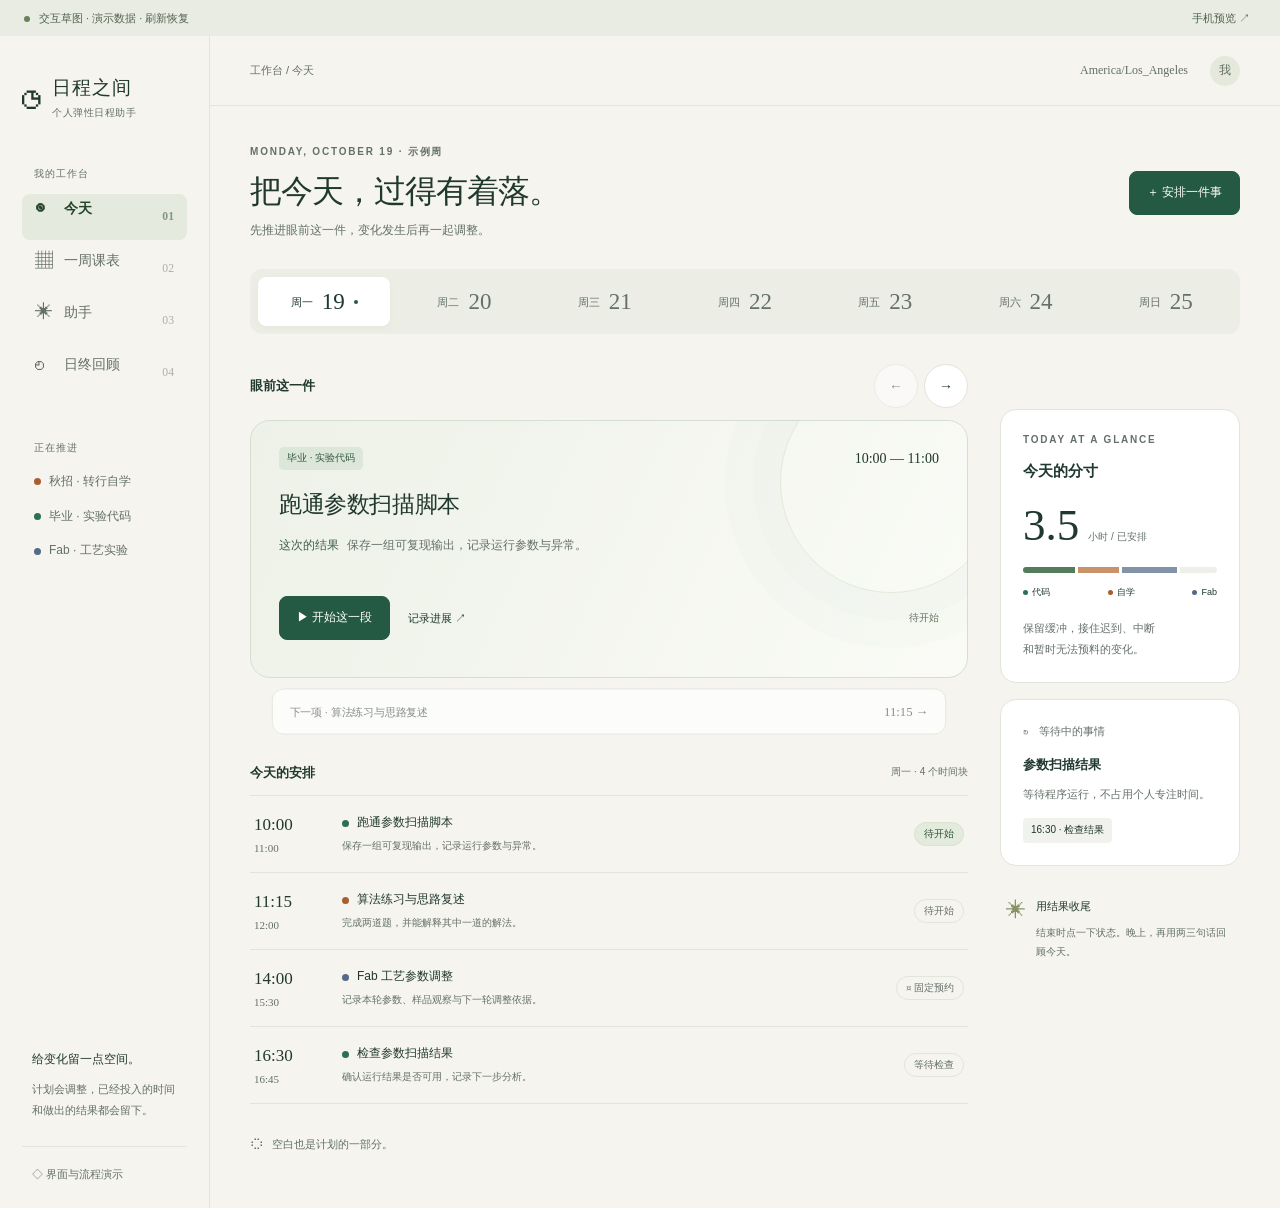
<file: prototype/index.html>
<!doctype html>
<html lang="zh-CN">
<head>
  <meta charset="utf-8">
  <meta name="viewport" content="width=device-width, initial-scale=1">
  <meta name="color-scheme" content="light">
  <title>个人弹性日程助手 · 页面草图</title>
  <link rel="icon" href="data:image/svg+xml,%3Csvg xmlns='http://www.w3.org/2000/svg' viewBox='0 0 40 40'%3E%3Crect width='40' height='40' rx='10' fill='%23245a43'/%3E%3Ctext x='7' y='30' font-size='30' fill='white'%3E◷%3C/text%3E%3C/svg%3E">
  <link rel="stylesheet" href="styles.css">
  <script src="app.js" defer></script>
</head>
<body>
  <div class="prototype-bar"><span><i></i> 交互草图 · 演示数据 · 刷新恢复</span><button id="device-toggle" aria-pressed="false">手机预览 ↗</button></div>
  <div class="app-shell" id="app-shell">
    <aside class="sidebar">
      <a class="brand" href="#today"><span class="brand-mark">◷</span><span>日程之间<small>个人弹性日程助手</small></span></a>
      <div class="nav-caption">我的工作台</div>
      <nav class="main-nav" aria-label="主导航">
        <button data-page="today" class="active"><span>◉</span> 今天 <small>01</small></button>
        <button data-page="week"><span>▦</span> 一周课表 <small>02</small></button>
        <button data-page="assistant"><span>✳</span> 助手 <small>03</small></button>
        <button data-page="review"><span>◴</span> 日终回顾 <small>04</small></button>
      </nav>
      <div class="sidebar-projects"><div class="nav-caption">正在推进</div><p><i class="dot learn"></i>秋招 · 转行自学</p><p><i class="dot code"></i>毕业 · 实验代码</p><p><i class="dot fab"></i>Fab · 工艺实验</p></div>
      <div class="sidebar-note"><span>给变化留一点空间。</span><p>计划会调整，已经投入的时间<br>和做出的结果都会留下。</p></div>
      <div class="demo-indicator">◇ 界面与流程演示</div>
    </aside>
    <div class="workspace">
      <header class="topbar"><span id="breadcrumb">工作台 / 今天</span><span class="topbar-right"><span class="timezone">America/Los_Angeles</span><span class="avatar">我</span></span></header>
      <main>
        <section id="page-today" class="page active" aria-labelledby="today-title">
          <div class="page-heading"><div><div class="eyebrow">MONDAY, OCTOBER 19 · 示例周</div><h1 id="today-title">把今天，过得有着落。</h1><p>先推进眼前这一件，变化发生后再一起调整。</p></div><button class="button dark" data-action="new">＋ 安排一件事</button></div>
          <div class="day-strip" id="day-strip" aria-label="选择日期"></div>
          <div class="today-layout">
            <div class="today-main">
              <div class="section-label"><h2>眼前这一件</h2><div class="carousel-controls"><button id="previous-card" aria-label="上一项">←</button><button id="next-card" aria-label="下一项">→</button></div></div>
              <div id="carousel" class="carousel" aria-label="当前安排卡片"></div>
              <div class="section-label timeline-label"><h2>今天的安排</h2><span id="day-count" class="muted"></span></div>
              <div id="timeline" class="timeline"></div>
              <div class="day-end"><span>◌</span> 空白也是计划的一部分。</div>
            </div>
            <aside class="right-rail">
              <section class="rail-panel"><div class="eyebrow">TODAY AT A GLANCE</div><h2>今天的分寸</h2><div class="time-total"><span id="planned-total">3.5</span><small>小时 / 已安排</small></div><div class="budget-bar"><i></i><i></i><i></i><i></i></div><div class="legend"><span><i class="dot code"></i>代码</span><span><i class="dot learn"></i>自学</span><span><i class="dot fab"></i>Fab</span></div><p>保留缓冲，接住迟到、中断<br>和暂时无法预料的变化。</p></section>
              <section class="rail-panel waiting-panel"><div class="panel-kicker"><span>↻</span> 等待中的事情</div><h3>参数扫描结果</h3><p>等待程序运行，不占用个人专注时间。</p><span class="small-pill">16:30 · 检查结果</span></section>
              <section class="gentle-note"><span>✳</span><div><strong>用结果收尾</strong><p>结束时点一下状态。晚上，再用两三句话回顾今天。</p></div></section>
            </aside>
          </div>
        </section>
        <section id="page-week" class="page" aria-labelledby="week-title" hidden>
          <div class="page-heading"><div><div class="eyebrow">A LITTLE STRUCTURE, A LITTLE ROOM</div><h1 id="week-title">一周，有安排也有留白。</h1><p>10 月 19 日 — 25 日 · 点击时间块查看交付标准。</p></div><button class="button dark" data-action="new">＋ 安排一件事</button></div>
          <div class="week-legend"><span><i class="dot code"></i>毕业代码</span><span><i class="dot learn"></i>秋招自学</span><span><i class="dot fab"></i>Fab</span><span>⌑ 固定预约</span></div>
          <div id="week-day-strip" class="day-strip mobile-only" aria-label="课表日期"></div>
          <div id="week-grid" class="week-grid"></div>
          <p class="footnote">示例课表 · 12:00—13:30 为保护时段；Fab 预约保持固定。拖动改期将在正式客户端中实现。</p>
        </section>
        <section id="page-assistant" class="page" aria-labelledby="assistant-title" hidden>
          <div class="page-heading"><div><div class="eyebrow">LET'S MAKE ROOM</div><h1 id="assistant-title">把变化，告诉我。</h1><p>说清发生了什么，下一步的安排可以一起商量。</p></div></div>
          <div class="assistant-layout"><section class="chat-panel"><div class="chat-status">✳ 交互示例 · 尚未连接模型 API</div><div id="messages" class="messages" aria-live="polite"><div class="message assistant-message">你可以安排一件事，也可以说说哪里卡住了。<br><br>先试试下面这条示例消息，看看调整预览。</div></div><button id="example-message" class="example-message">试一条：「实验代码还需要 30 分钟」 ↗</button><form id="chat-form"><label class="sr-only" for="chat-input">给助手的消息</label><textarea id="chat-input" rows="2" placeholder="告诉助手你的目标或变化…"></textarea><button class="button dark" type="submit">发送 ↑</button></form><p class="footnote">本页只演示对话和提案流程，不发送网络请求。</p></section><aside class="assistant-note"><span class="large-star">✳</span><h2>理解你的话，<br>也尊重你的安排。</h2><p>建议先展示，再确认。<br>固定预约和保护时段会被保留。</p><p>已经投入的时间与结果，<br>不会因为改计划而消失。</p></aside></div>
        </section>
        <section id="page-review" class="page" aria-labelledby="review-title" hidden>
          <div class="page-heading"><div><div class="eyebrow">CLOSE THE DAY GENTLY</div><h1 id="review-title">让今天，有个收尾。</h1><p>两三句话就好，记录产出、卡点和接下来的一步。</p></div></div>
          <div class="review-layout"><section class="review-paper"><div class="paper-date"><span>19</span><div>OCTOBER 2026<br>星期一 · 演示日报</div></div><h2>今天留下了什么？</h2><div id="review-facts" class="review-facts"></div><label for="review-input">你的两三句话</label><textarea id="review-input" rows="5" placeholder="例如：算法完成两道题。实验代码仍在运行，明早看结果；Fab 已完成参数记录。"></textarea><button id="save-review" class="button dark">保留这段回顾</button><div id="review-output" class="review-output" hidden></div></section><aside class="assistant-note"><h2>关注具体的推进。</h2><p>计划时间、实际计时、自己报告的结果分别记录。</p><p>没有反馈的事项保持未确认。完整日报将在正式版本中保存到电脑。</p></aside></div>
        </section>
      </main>
      <nav class="bottom-nav" aria-label="手机导航"><button data-page="today" class="active">◉<span>今天</span></button><button data-page="week">▦<span>课表</span></button><button data-page="assistant">✳<span>助手</span></button><button data-page="review">◴<span>回顾</span></button></nav>
    </div>
  </div>
  <dialog id="feedback-dialog" aria-labelledby="feedback-title"><div class="dialog-heading"><span class="eyebrow">A SMALL CHECK-IN</span><button data-close aria-label="关闭">×</button></div><h2 id="feedback-title">这一段，进展如何？</h2><p id="feedback-task" class="muted"></p><form id="feedback-form"><fieldset><legend class="sr-only">任务结果</legend><div class="feedback-options"><label><input type="radio" name="feedback" value="done" required>完成了</label><label><input type="radio" name="feedback" value="partial">部分完成</label><label><input type="radio" name="feedback" value="waiting">等待结果</label><label><input type="radio" name="feedback" value="interrupted">被打断</label><label><input type="radio" name="feedback" value="not_started">尚未开始</label></div></fieldset><div id="remaining-field" hidden><label for="remaining">预计还需投入</label><select id="remaining"><option value="15">15 分钟</option><option value="30" selected>30 分钟</option><option value="60">60 分钟</option></select></div><div id="check-field" hidden><label for="check-time">下次检查时间</label><input id="check-time" type="time" value="16:30"></div><label for="outcome">结果或卡点 <span class="muted">· 可选，一句话</span></label><textarea id="outcome" rows="2" placeholder="留下产出、剩余工作或中断原因…"></textarea><button class="button dark full" type="submit">记录这一段</button></form></dialog>
  <dialog id="plan-dialog" aria-labelledby="plan-title"><div class="dialog-heading"><span class="eyebrow">A PLAN THAT CAN BEND</span><button data-close aria-label="关闭">×</button></div><h2 id="plan-title">给剩下的工作，找个位置。</h2><p class="muted">示例规则生成的预览；确认后更新演示课表。</p><div id="plan-changes"></div><div class="plan-assurance">⌑ 固定预约和 12:00—13:30 保护时段保留。</div><div class="dialog-actions"><button data-close class="button">先保持原样</button><button id="apply-plan" class="button dark">应用这次调整</button></div></dialog>
  <dialog id="task-dialog" aria-labelledby="task-title"><div class="dialog-heading"><span class="eyebrow">ONE THING AT A TIME</span><button data-close aria-label="关闭">×</button></div><h2 id="task-title"></h2><div id="task-detail"></div><button id="show-on-today" class="button dark full">在今日卡片中查看</button></dialog>
  <dialog id="new-dialog" aria-labelledby="new-title"><div class="dialog-heading"><span class="eyebrow">MAKE IT CONCRETE</span><button data-close aria-label="关闭">×</button></div><h2 id="new-title">安排一件有结果的事。</h2><form id="new-form"><label for="new-name">任务名称</label><input id="new-name" required maxlength="60" placeholder="这次具体要做什么？"><label for="new-goal">完成标准</label><textarea id="new-goal" required rows="2" maxlength="240" placeholder="完成后，会留下什么？"></textarea><div class="form-pair"><div><label for="new-day">日期</label><select id="new-day"></select></div><div><label for="new-project">项目</label><select id="new-project"><option value="code">毕业代码</option><option value="learn">秋招自学</option><option value="fab">Fab 工艺</option></select></div></div><div class="form-pair"><div><label for="new-start">开始</label><input id="new-start" type="time" value="17:00" required></div><div><label for="new-duration">投入时长</label><select id="new-duration"><option value="30">30 分钟</option><option value="45">45 分钟</option><option value="60">60 分钟</option></select></div></div><p id="new-error" class="form-error" role="alert"></p><button class="button dark full" type="submit">加入演示课表</button></form></dialog>
  <div id="toast" class="toast" role="status" aria-live="polite" hidden></div>
</body>
</html>
</file>
<file: prototype/styles.css>
:root{--paper:#f5f4ef;--ink:#20382e;--muted:#647068;--green:#245a43;--line:#e1e5dc;--learn:#a95e32;--fab:#536b88;--code:#2c7050;--serif:Georgia,"Times New Roman",serif}
*{box-sizing:border-box}body{margin:0;background:var(--paper);color:var(--ink);font:14px/1.65 "Microsoft YaHei UI","Microsoft YaHei",sans-serif}button,input,textarea,select{font:inherit}button,a,input,textarea,select{-webkit-tap-highlight-color:transparent}button{cursor:pointer;color:inherit}button:disabled{cursor:default;opacity:.5}button:focus-visible,a:focus-visible,input:focus-visible,textarea:focus-visible,select:focus-visible{outline:3px solid #9cba73;outline-offset:3px}button{border:0;background:none}a{color:inherit}h1,h2,h3,p{margin:0}h1{font-size:32px;font-weight:500;letter-spacing:-1px;line-height:1.4}h2{font-size:16px;font-weight:600}h3{font-size:15px}p{color:var(--muted)}[hidden]{display:none!important}.muted{color:var(--muted)}.eyebrow{font-size:10px;font-weight:600;letter-spacing:1.8px;color:var(--muted)}.sr-only{position:absolute;width:1px;height:1px;padding:0;margin:-1px;overflow:hidden;clip:rect(0,0,0,0);white-space:nowrap;border:0}
.prototype-bar{height:36px;background:#e9ece3;display:flex;align-items:center;justify-content:space-between;padding:0 24px;font-size:11px;color:#52644f}.prototype-bar i{display:inline-block;width:6px;height:6px;background:#6c8058;border-radius:50%;margin-right:6px}.prototype-bar button{font-size:11px;height:32px}.app-shell{display:grid;grid-template-columns:210px minmax(0,1fr);max-width:1680px;margin:auto;min-height:calc(100vh - 36px)}.sidebar{border-right:1px solid var(--line);padding:36px 22px 24px;display:flex;flex-direction:column}.brand{display:flex;gap:10px;text-decoration:none;align-items:center;font-size:19px;letter-spacing:1px}.brand small{display:block;font-size:10px;letter-spacing:.5px;color:var(--muted);margin-top:2px}.brand-mark{font-size:37px;font-family:var(--serif);font-weight:400;line-height:1}.nav-caption{font-size:10px;letter-spacing:1px;color:var(--muted);margin:44px 12px 12px}.main-nav{display:grid;gap:6px}.main-nav button{min-height:46px;text-align:left;border-radius:8px;padding:0 13px;color:var(--muted)}.main-nav button span{display:inline-block;width:25px;font-size:18px;vertical-align:middle}.main-nav button small{float:right;font-family:var(--serif);opacity:.5;line-height:46px}.main-nav button.active{background:#e4eadd;color:#25442e;font-weight:600}.sidebar-projects p{margin:15px 12px;font-size:12px}.dot{display:inline-block;vertical-align:middle;border-radius:50%;width:7px;height:7px;margin-right:8px}.dot.code{background:var(--code)}.dot.learn{background:var(--learn)}.dot.fab{background:var(--fab)}.sidebar-note{margin-top:auto;padding:60px 10px 26px}.sidebar-note span{font-size:12px}.sidebar-note p{font-size:11px;line-height:1.9;margin-top:9px}.demo-indicator{border-top:1px solid var(--line);padding:18px 10px 0;font-size:11px;color:var(--muted)}.workspace{min-width:0}.topbar{height:70px;display:flex;align-items:center;justify-content:space-between;padding:0 40px;border-bottom:1px solid var(--line);font-size:11px;color:var(--muted)}.topbar-right{display:flex;align-items:center;gap:22px}.timezone{font-family:var(--serif);font-size:12px}.avatar{background:#e4e9dc;border-radius:50%;width:30px;height:30px;display:grid;place-items:center;font-size:12px}main{padding:38px 40px 24px;max-width:1370px;margin:auto}.page-heading{display:flex;justify-content:space-between;align-items:center;gap:20px;margin-bottom:28px}.page-heading h1{margin:8px 0 8px}.page-heading p{font-size:12px}.button{border:1px solid var(--line);border-radius:8px;padding:11px 17px;min-height:44px;font-size:12px;background:white;white-space:nowrap}.button.dark{background:var(--green);border-color:var(--green);color:#fff}.button:hover{filter:brightness(.97)}.button.full{width:100%;margin-top:20px}.day-strip{display:grid;grid-template-columns:repeat(7,1fr);padding:8px;background:#eceee6;border-radius:12px;gap:8px;margin-bottom:30px}.day-button{display:flex;align-items:center;justify-content:center;gap:9px;min-height:49px;border-radius:8px;color:var(--muted);font-size:11px;white-space:nowrap}.day-button b{font-family:var(--serif);font-size:23px;font-weight:400}.day-button.active{background:#fff;box-shadow:0 2px 7px #20382e08;color:var(--ink)}.day-button.active:after{content:"";width:4px;height:4px;background:var(--green);border-radius:50%}.today-layout{display:grid;grid-template-columns:minmax(0,1fr) 240px;gap:32px}.section-label{display:flex;justify-content:space-between;align-items:center;margin-bottom:12px}.section-label h2{font-size:13px}.carousel-controls{display:flex;gap:6px}.carousel-controls button{width:34px;height:34px;min-height:34px;border:1px solid var(--line);border-radius:50%;background:#fff}.carousel{position:relative;padding:0 0 14px;overflow:hidden;min-width:0}.focus-card{position:relative;border:1px solid #d5dfd0;background:linear-gradient(115deg,#edf1e7,#fafbf6);padding:26px 28px;border-radius:20px;min-height:258px;isolation:isolate}.focus-card:after{content:"";position:absolute;right:-35px;top:-50px;width:220px;height:220px;border:1px solid #b7c7a650;border-radius:50%;box-shadow:0 0 0 27px #b7c7a60a,0 0 0 55px #b7c7a60a;z-index:-1;pointer-events:none}.card-meta{display:flex;align-items:center;gap:10px;flex-wrap:wrap;font-size:11px}.tag{padding:3px 8px;border-radius:5px;background:#dce7d9;color:#335941;font-size:10px;white-space:nowrap}.tag.learn{background:#f2e6dc;color:#8b4f2d}.tag.fab{background:#e3e9f0;color:#465c7a}.card-time{font-family:var(--serif);font-size:14px;margin-left:auto}.focus-card h3{font-size:23px;font-weight:500;letter-spacing:-.4px;margin:16px 0 10px}.card-goal{font-size:12px;max-width:86%;min-height:42px;line-height:1.9}.card-goal span{color:#3e5e49;margin-right:8px}.card-actions{display:flex;align-items:center;gap:10px;margin-top:20px}.card-actions .text-button{font-size:11px;min-height:44px;padding:8px}.card-status{font-size:10px;color:#66755e;margin-left:auto}.peek-card{background:#fff;border:1px solid var(--line);margin:10px 15px 0;border-radius:12px;padding:12px 17px;display:flex;align-items:center;justify-content:space-between;gap:10px;color:var(--muted);font-size:11px;opacity:.75;transform:scale(.98)}.peek-card span:last-child{font-family:var(--serif);font-size:13px}.timeline-label{margin-top:12px}.timeline-label .muted{font-size:10px}.timeline{border-top:1px solid var(--line)}.timeline-row{display:grid;grid-template-columns:75px 1fr auto;gap:13px;align-items:center;min-height:77px;border-bottom:1px solid var(--line);width:100%;text-align:left;padding:12px 4px}.timeline-row:hover{background:#eeefe8}.timeline-time{font-family:var(--serif);font-size:17px}.timeline-time small{display:block;color:var(--muted);font-size:11px}.timeline-body strong{display:block;font-size:12px;font-weight:500}.timeline-body p{font-size:10px;margin-top:5px;white-space:nowrap;overflow:hidden;text-overflow:ellipsis;max-width:370px}.row-status{font-size:10px;border:1px solid var(--line);border-radius:20px;padding:3px 9px;color:var(--muted)}.row-status.current{background:#e3ebdc;color:#31553c;border-color:#d9e3d2}.day-end{display:flex;align-items:center;gap:10px;padding:20px 0;font-size:11px;color:var(--muted)}.day-end>span{font-size:24px}.right-rail{padding-top:45px}.rail-panel{background:#fff;border:1px solid var(--line);border-radius:16px;padding:22px;margin-bottom:16px}.rail-panel h2{margin-top:10px;font-size:15px}.time-total{display:flex;align-items:baseline;gap:9px;margin:15px 0}.time-total>span{font:45px/1.2 var(--serif)}.time-total small{font-size:10px;color:var(--muted)}.budget-bar{height:6px;border-radius:5px;overflow:hidden;display:flex;gap:3px;margin-bottom:12px}.budget-bar i:nth-child(1){width:28%;background:#527c5a}.budget-bar i:nth-child(2){width:22%;background:#c8926b}.budget-bar i:nth-child(3){width:30%;background:#8292a7}.budget-bar i:nth-child(4){width:20%;background:#edf0e9}.legend{display:flex;justify-content:space-between;font-size:9px}.legend .dot{width:5px;height:5px;margin-right:4px}.rail-panel p{font-size:11px;line-height:1.9;margin-top:18px}.panel-kicker{font-size:11px;color:var(--muted);margin-bottom:14px}.panel-kicker span{margin-right:7px}.waiting-panel h3{font-size:13px}.waiting-panel p{margin-top:8px}.small-pill{display:inline-block;margin-top:14px;font-size:10px;background:#f1f2ed;padding:4px 8px;border-radius:4px}.gentle-note{display:flex;gap:10px;padding:12px 6px}.gentle-note>span{font-size:20px;color:#879267}.gentle-note strong{font-size:11px;font-weight:500}.gentle-note p{font-size:10px;margin-top:6px;line-height:1.9}.bottom-nav,.mobile-only{display:none}.week-legend{display:flex;gap:22px;flex-wrap:wrap;font-size:11px;margin-bottom:20px}.week-grid{display:grid;grid-template-columns:48px repeat(7,minmax(0,1fr));background:white;border:1px solid var(--line);border-radius:14px;overflow:hidden}.week-hours,.week-column{position:relative;min-width:0}.week-heading{height:62px;text-align:center;padding:10px 0;border-bottom:1px solid var(--line);font-size:10px;color:var(--muted)}.week-heading b{display:block;font:22px var(--serif);margin-top:3px;color:var(--ink)}.week-body{position:relative;height:612px;background:repeating-linear-gradient(to bottom,transparent 0,transparent 67px,#edf0e9 67px,#edf0e9 68px);border-left:1px solid var(--line)}.hour{height:68px;padding:0 5px;font:11px var(--serif);color:var(--muted);transform:translateY(-7px);text-align:center}.week-block{position:absolute;left:4px;right:4px;padding:7px 8px;text-align:left;border-radius:6px;border-left:3px solid #457c56;background:#e7eee3;overflow:hidden;font-size:10px;line-height:1.5}.week-block.learn{background:#f5ebe2;border-left-color:#b37c56}.week-block.fab{background:#e8edf4;border-left-color:#758aa6}.week-block strong{display:block;font-size:10px;font-weight:500}.week-block small{font:10px var(--serif)}.week-protected{position:absolute;top:204px;height:102px;left:0;right:0;background:repeating-linear-gradient(135deg,#f4f4ef,#f4f4ef 5px,#efefe9 5px,#efefe9 6px);color:#6e786e;font-size:9px;text-align:center;padding-top:12px;opacity:.7}.footnote{font-size:10px;margin-top:14px;line-height:1.8}.assistant-layout,.review-layout{display:grid;grid-template-columns:minmax(0,680px) minmax(180px,1fr);gap:48px}.chat-panel{border:1px solid var(--line);border-radius:18px;padding:22px;background:white}.chat-status{font-size:10px;color:var(--muted);padding-bottom:16px;border-bottom:1px solid var(--line)}.messages{min-height:230px;max-height:420px;overflow:auto;padding-top:20px;display:flex;flex-direction:column;gap:16px}.message{padding:16px;max-width:92%;font-size:12px;white-space:pre-wrap;border-radius:12px}.assistant-message{background:#eef2e8;align-self:flex-start}.user-message{background:#edf0f2;align-self:flex-end}.example-message{border:1px solid #d9e2d2;border-radius:8px;font-size:11px;padding:11px;text-align:left;margin:20px 0;width:100%}#chat-form{display:flex;gap:10px;align-items:end}#chat-form textarea{margin:0;min-height:75px}.assistant-note{padding-top:35px}.large-star{font-size:64px;color:#a2af8d}.assistant-note h2{font-weight:400;font-size:21px;line-height:1.7;letter-spacing:-.5px;margin-bottom:20px}.assistant-note p{font-size:12px;line-height:2;margin-bottom:20px}.review-paper{background:white;border:1px solid var(--line);border-radius:16px;padding:30px}.paper-date{display:flex;gap:16px;align-items:center;margin-bottom:26px}.paper-date>span{font:56px/1 var(--serif)}.paper-date div{font-size:10px;letter-spacing:1px;color:var(--muted)}.review-facts{margin:18px 0 26px;padding:14px 0;border-top:1px solid var(--line);border-bottom:1px solid var(--line);font-size:12px;line-height:2}.review-output{margin-top:22px;border-top:1px solid var(--line);padding-top:18px;font-size:12px;white-space:pre-wrap}.review-output strong{display:block;margin-bottom:10px}.review-output p{margin-top:12px}
dialog{width:min(520px,calc(100vw - 32px));border:1px solid var(--line);border-radius:20px;padding:28px;color:var(--ink);box-shadow:0 24px 90px #14291e26;max-height:90vh;overflow:auto}dialog::backdrop{background:#172b2352;backdrop-filter:blur(3px)}.dialog-heading{display:flex;align-items:center;justify-content:space-between;margin-bottom:12px}.dialog-heading button{width:36px;height:36px;font-size:25px;border-radius:50%;background:#f1f3ec}dialog h2{font-size:22px;font-weight:500;margin-bottom:10px}dialog>p{font-size:12px;margin-bottom:20px}fieldset{border:0;padding:0;margin:20px 0}.feedback-options{display:grid;grid-template-columns:1fr 1fr;gap:10px}.feedback-options label{display:flex;align-items:center;gap:8px;border:1px solid var(--line);padding:12px;border-radius:8px;margin:0;font-size:12px;cursor:pointer}.feedback-options label:has(input:checked){background:#edf2e7;border-color:#5d7e52}.feedback-options input{width:auto;margin:0;accent-color:var(--green)}label{display:block;font-size:12px;margin:16px 0 7px}input,textarea,select{border:1px solid #d6ddd1;background:#fcfcf9;border-radius:7px;width:100%;padding:11px 12px;color:var(--ink);font-size:12px}textarea{resize:vertical;line-height:1.9;min-height:70px}select,input{min-height:44px}.form-pair{display:grid;grid-template-columns:1fr 1fr;gap:14px}.form-error{font-size:11px;color:#a33b27;margin-top:12px;min-height:16px}.plan-change{border:1px solid var(--line);border-radius:10px;padding:13px;margin-top:12px}.plan-change h3{font-size:12px;margin-bottom:6px}.plan-change p{font-size:11px;white-space:pre-wrap}.plan-assurance{margin-top:20px;padding:12px;background:#eef2e8;border-radius:8px;font-size:11px}.dialog-actions{display:flex;justify-content:space-between;gap:12px;margin-top:24px}#task-detail{font-size:12px;line-height:2}#task-detail p{margin:12px 0}.toast{position:fixed;bottom:26px;left:50%;transform:translateX(-50%);max-width:calc(100vw - 32px);padding:13px 22px;background:#254535;color:#fff;border-radius:10px;font-size:12px;box-shadow:0 8px 28px #18312126;z-index:10;text-align:center}
.app-shell.mobile-preview{display:block;max-width:390px;margin:24px auto;border:1px solid var(--line);border-radius:24px;overflow:hidden;background:var(--paper);min-height:0;box-shadow:0 20px 90px #23382a12}.mobile-preview .sidebar,.mobile-preview .right-rail,.mobile-preview .timezone,.mobile-preview .assistant-note{display:none}.mobile-preview .topbar{height:54px;padding:0 20px}.mobile-preview main{padding:24px 18px 12px}.mobile-preview .page-heading{display:block;margin-bottom:20px}.mobile-preview h1{font-size:25px}.mobile-preview .page-heading>.button{margin-top:16px}.mobile-preview .eyebrow{font-size:9px;letter-spacing:1.2px}.mobile-preview .day-strip{gap:2px;padding:4px;margin-bottom:24px}.mobile-preview .day-button{flex-direction:column;gap:0;padding:4px 1px;font-size:9px;min-height:58px}.mobile-preview .day-button.active:after{display:none}.mobile-preview .day-button b{font-size:20px}.mobile-preview .today-layout,.mobile-preview .assistant-layout,.mobile-preview .review-layout{display:block}.mobile-preview .focus-card{padding:23px 20px;min-height:278px}.mobile-preview .focus-card h3{font-size:20px}.mobile-preview .card-goal{max-width:100%}.mobile-preview .card-status{display:none}.mobile-preview .timeline-row{grid-template-columns:62px minmax(0,1fr) auto;gap:7px}.mobile-preview .timeline-body p{max-width:190px}.mobile-preview .timeline-body strong{font-size:11px}.mobile-preview .row-status{font-size:9px;padding:3px 6px}.mobile-preview .bottom-nav{display:flex;position:sticky;bottom:0;background:#fafbf6f5;border-top:1px solid var(--line);padding:8px 10px;justify-content:space-around;z-index:3}.bottom-nav button{font-size:20px;min-width:60px;min-height:48px;color:var(--muted);display:flex;flex-direction:column;align-items:center}.bottom-nav button span{font-size:10px}.bottom-nav button.active{color:var(--green);font-weight:600}.mobile-preview .mobile-only{display:grid}.mobile-preview .week-grid{grid-template-columns:42px minmax(0,1fr)}.mobile-preview .week-column:not(.selected){display:none}.mobile-preview .week-block strong{font-size:12px}.mobile-preview .week-legend{gap:12px;font-size:10px}.mobile-preview .chat-panel{padding:16px}.mobile-preview .review-paper{padding:22px 18px}.mobile-preview #chat-form{display:block}.mobile-preview #chat-form button{width:100%;margin-top:10px}
@media(min-width:1600px){main{padding-top:48px}.today-layout{grid-template-columns:minmax(0,1fr) 270px;gap:40px}.focus-card{min-height:280px;padding:30px}.focus-card h3{font-size:27px}.card-goal{font-size:13px}}
@media(max-width:1150px){.app-shell{grid-template-columns:180px minmax(0,1fr)}.sidebar{padding:30px 15px}main{padding:30px 26px}.topbar{padding:0 26px}.today-layout{grid-template-columns:minmax(0,1fr) 205px;gap:22px}.rail-panel{padding:18px}.focus-card{padding:24px}.focus-card h3{font-size:21px}.card-status{display:none}.assistant-layout,.review-layout{gap:28px}.week-block{left:2px;right:2px;padding:5px;font-size:9px}}
@media(max-width:800px){.app-shell{display:block}.sidebar,.right-rail,.timezone,.assistant-note{display:none}.topbar{height:54px;padding:0 20px}main{padding:24px 18px 12px}.page-heading{display:block;margin-bottom:20px}h1{font-size:25px}.page-heading>.button{margin-top:16px}.eyebrow{font-size:9px;letter-spacing:1.2px}.day-strip{gap:2px;padding:4px;margin-bottom:24px}.day-button{flex-direction:column;gap:0;padding:4px 1px;font-size:9px;min-height:58px}.day-button.active:after{display:none}.day-button b{font-size:20px}.today-layout,.assistant-layout,.review-layout{display:block}.focus-card{padding:23px 20px;min-height:278px}.focus-card h3{font-size:20px}.card-goal{max-width:100%}.timeline-row{grid-template-columns:62px minmax(0,1fr) auto;gap:7px}.timeline-body p{max-width:190px}.timeline-body strong{font-size:11px}.row-status{font-size:9px;padding:3px 6px}.bottom-nav{display:flex;position:sticky;bottom:0;background:#fafbf6f5;border-top:1px solid var(--line);padding:8px 10px;justify-content:space-around;z-index:3}.mobile-only{display:grid}.week-grid{grid-template-columns:42px minmax(0,1fr)}.week-column:not(.selected){display:none}.week-block strong{font-size:12px}.week-legend{gap:12px;font-size:10px}.chat-panel{padding:16px}.review-paper{padding:22px 18px}#chat-form{display:block}#chat-form button{width:100%;margin-top:10px}.prototype-bar{padding:0 12px;font-size:10px}.app-shell.mobile-preview{margin:0 auto;border:0;border-radius:0;max-width:390px}.toast{bottom:82px}}
.day-strip{grid-template-columns:repeat(7,minmax(44px,1fr));overflow-x:auto}.carousel-controls button{width:44px;height:44px;min-height:44px}.dialog-heading button{width:44px;height:44px;flex-shrink:0}
.week-block.compact{display:flex;gap:6px;align-items:center;padding:0 5px;white-space:nowrap}.week-block.compact strong{overflow:hidden;text-overflow:ellipsis;font-size:9px}.week-block.compact small{flex-shrink:0}
@media(prefers-reduced-motion:no-preference){.button,.day-button,.main-nav button{transition:background .15s,filter .15s}.focus-card{animation:card-in .22s ease-out}@keyframes card-in{from{opacity:.7;transform:translateY(5px)}to{opacity:1;transform:translateY(0)}}}
</file>
